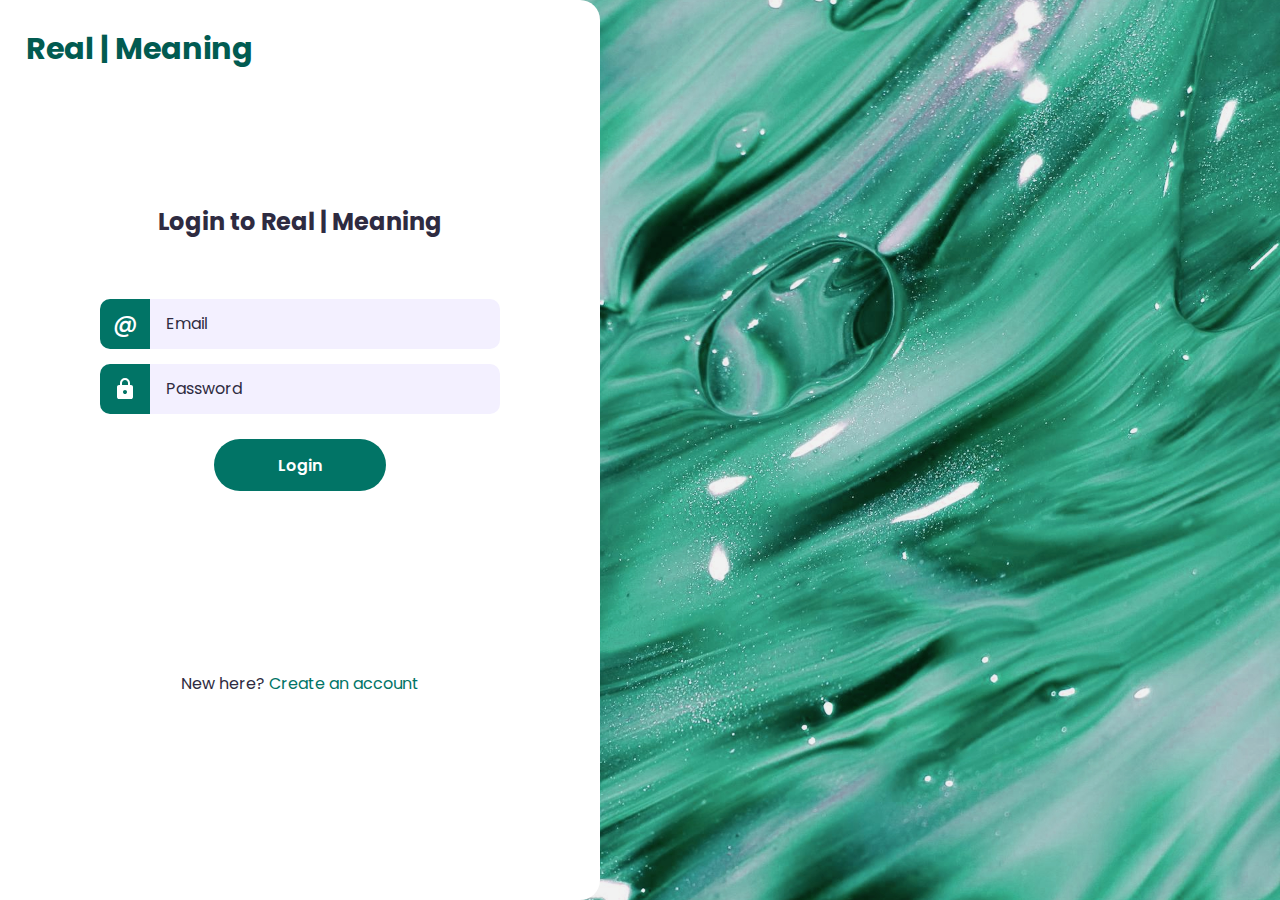
<file: account/login.html>
<!DOCTYPE html>
<html lang="en">
  <head>
    <meta charset="UTF-8" />
    <meta name="viewport" content="width=device-width, initial-scale=1.0" />
    <title>Login - Real | Meaning</title>
    <!-- Links -->
    <link rel="stylesheet" href="/account/account.css" />
    <script type="text/javascript" src="/account/login.js" defer></script>
    <!-- Fonts -->
    <style>
      @import url("https://fonts.googleapis.com/css2?family=Poppins:ital,wght@0,100;0,200;0,300;0,400;0,500;0,600;0,700;0,800;0,900;1,100;1,200;1,300;1,400;1,500;1,600;1,700;1,800;1,900&display=swap");
    </style>
  </head>
  <body>
    <div class="wrapper">
      <a href="/" id="logo">Real | Meaning</a>
      <h1>Login to Real | Meaning</h1>
      <p id="error-message"></p>
      <form id="form">
        <div>
          <label for="email-input">
            <span>@</span>
          </label>
          <input
            type="email"
            name="email"
            id="email-input"
            placeholder="Email"
          />
        </div>
        <div>
          <label for="password-input"
            ><svg
              xmlns="http://www.w3.org/2000/svg"
              height="24px"
              viewBox="0 -960 960 960"
              width="24px"
              fill="#00000"
            >
              <path
                d="M240-80q-33 0-56.5-23.5T160-160v-400q0-33 23.5-56.5T240-640h40v-80q0-83 58.5-141.5T480-920q83 0 141.5 58.5T680-720v80h40q33 0 56.5 23.5T800-560v400q0 33-23.5 56.5T720-80H240Zm240-200q33 0 56.5-23.5T560-360q0-33-23.5-56.5T480-440q-33 0-56.5 23.5T400-360q0 33 23.5 56.5T480-280ZM360-640h240v-80q0-50-35-85t-85-35q-50 0-85 35t-35 85v80Z"
              />
            </svg>
          </label>
          <input
            type="password"
            name="password"
            id="password-input"
            placeholder="Password"
          />
        </div>

        <button type="submit">Login</button>
      </form>
      <p class="callback">
        New here? <a href="/account/register.html">Create an account</a>
      </p>
    </div>
  </body>
</html>
</file>
<file: account/account.css>
:root {
  --accent-color: #017466;
  --base-color: white;
  --text-color: #2e2b41;
  --input-color: #f3f0ff;
  --error-color: #ec3f53;
}
* {
  margin: 0;
  padding: 0;
}
html {
  font-family: Poppins, Segoe UI, sans-serif;
  font-size: 12pt;
  color: var(--text-color);
  text-align: center;
}
body {
  min-height: 100vh;
  background-image: url(/images/signup.jpg);
  background-size: cover;
  background-position: right;
  overflow: hidden;
}
.wrapper {
  box-sizing: border-box;
  background-color: var(--base-color);
  height: 100vh;
  width: max(40%, 600px);
  padding: 10px;
  border-radius: 0 20px 20px 0;
  display: flex;
  flex-direction: column;
  align-items: center;
  justify-content: center;
}
h1 {
  font-size: 1.5rem;
  font-weight: 700;
  /* text-transform: uppercase; */
  margin-right: 0px;
  margin-bottom: 40px;
}
form {
  width: min(400px, 100%);
  margin-top: 20px;
  margin-bottom: 180px;
  display: flex;
  flex-direction: column;
  align-items: center;
  gap: 15px;
}
form > div {
  width: 100%;
  display: flex;
  justify-content: center;
}
form label {
  flex-shrink: 0;
  height: 50px;
  width: 50px;
  background-color: var(--accent-color);
  fill: var(--base-color);
  color: var(--base-color);
  border-radius: 10px 0 0 10px;
  display: flex;
  justify-content: center;
  align-items: center;
  font-size: 1.5rem;
  font-weight: 500;
}
form input {
  box-sizing: border-box;
  flex-grow: 1;
  min-width: 0;
  height: 50px;
  padding: 1em;
  font: inherit;
  border-radius: 0 10px 10px 0;
  border: none;
  border: 2px solid var(--input-color);
  border-left: none;
  background-color: var(--input-color);
  transition: 100ms ease;
}
form input:hover {
  border-color: var(--accent-color);
}
form input:focus {
  outline: none;
  border-color: var(--text-color);
}
div:has(input:focus) > label {
  background-color: var(--text-color);
}
form input::placeholder {
  color: var(--text-color);
}
form button {
  margin-top: 10px;
  border: none;
  border-radius: 1000px;
  padding: 0.85em 4em;
  background-color: var(--accent-color);
  color: var(--base-color);
  font: inherit;
  font-weight: 600;
  /* text-transform: uppercase; */
  cursor: pointer;
  transition: 100ms;
}
form button:hover {
  background-color: var(--text-color);
}
form button:focus {
  outline: none;
  background-color: var(--text-color);
}
a {
  text-decoration: none;
  color: var(--accent-color);
}
a:hover {
  text-decoration: underline;
}
form div.incorrect label {
  background-color: var(--error-color);
}
form div.incorrect input {
  border-color: var(--error-color);
}
#error-message {
  color: var(--error-color);
}
#logo {
  display: flex;
  position: absolute;
  color: #015b51;
  left: 2%;
  right: 75%;
  bottom: 92%;
  font-size: 1.9rem;
  font-weight: 625;
  text-decoration: none;
}
@media (max-width: 1100px) {
  .wrapper {
    width: min(600px, 100%);
    border-radius: 0;
    /* padding-top: 0px; */
  }
  #logo {
    display: flex;
    position: absolute;
    left: 5%;
    right: 60%;
    bottom: 92%;
    font-size: 1.8em;
    font-weight: 625;
    text-decoration: none;
  }
}
@media (max-width: 650px) {
  h1 {
    margin-bottom: 10px;
    font-size: 1.3em;
  }
  .wrapper {
    padding-top: 100px;
    padding-bottom: 0px;
  }
  #logo {
    display: flex;
    position: absolute;
    left: 5%;
    right: 40%;
    bottom: 93%;
    font-size: 1.4em;
    font-weight: 625;
    text-decoration: none;
  }
  .wrapper p.callback {
    display: flex;
    position: absolute;
    top: 90%;
    bottom: 0%;
  }
}
</file>
